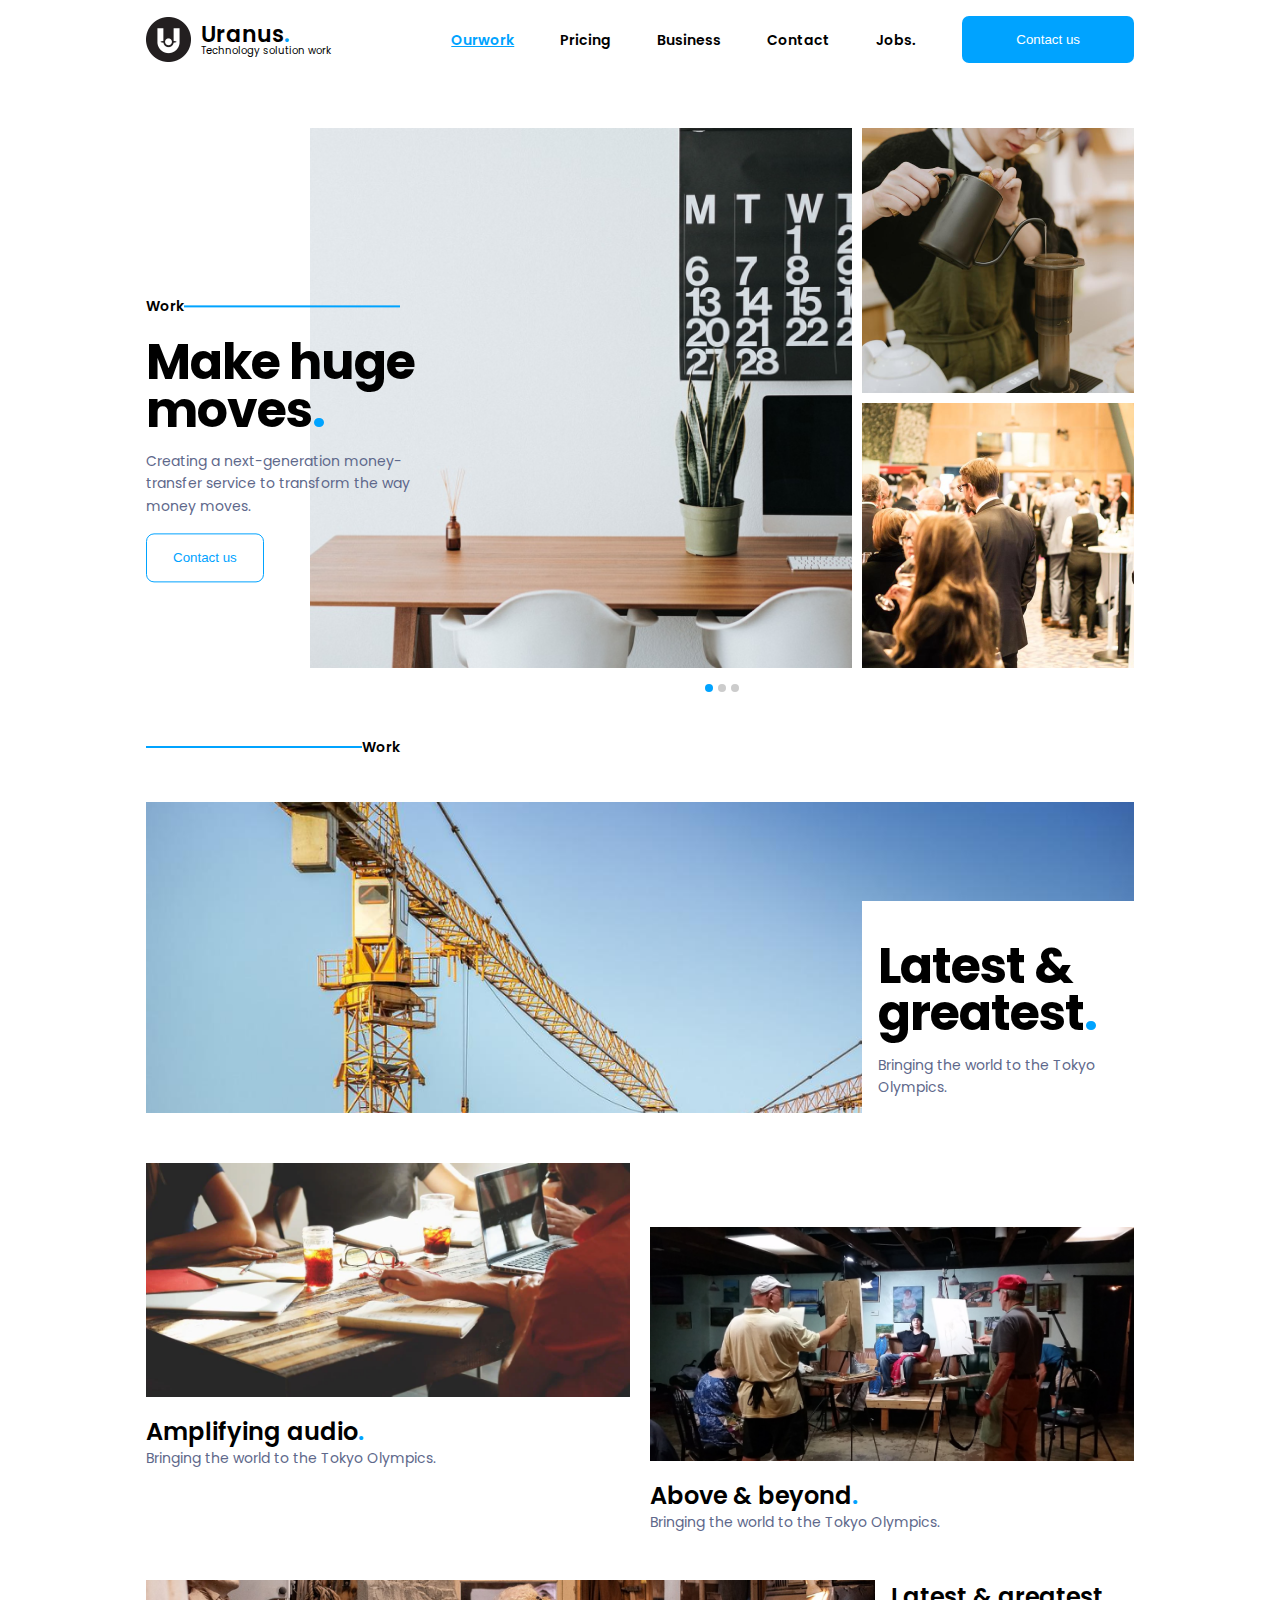
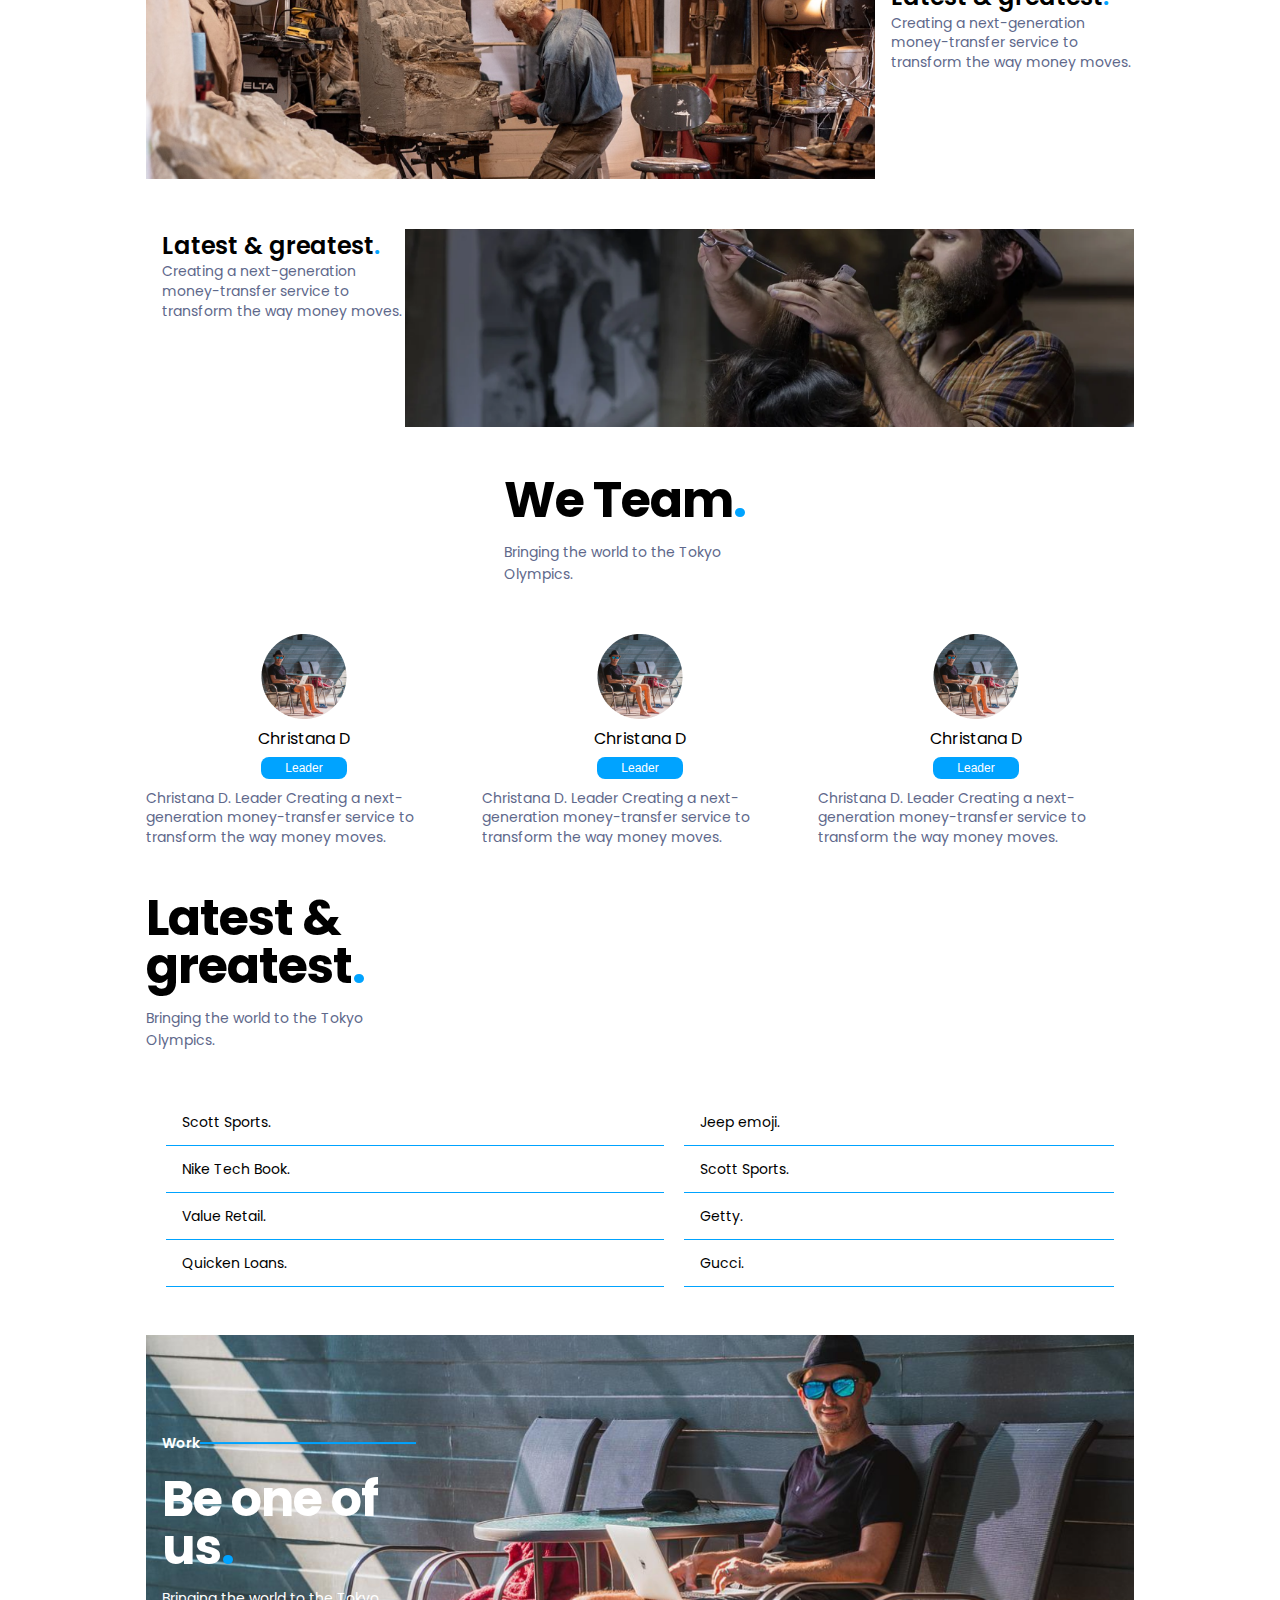
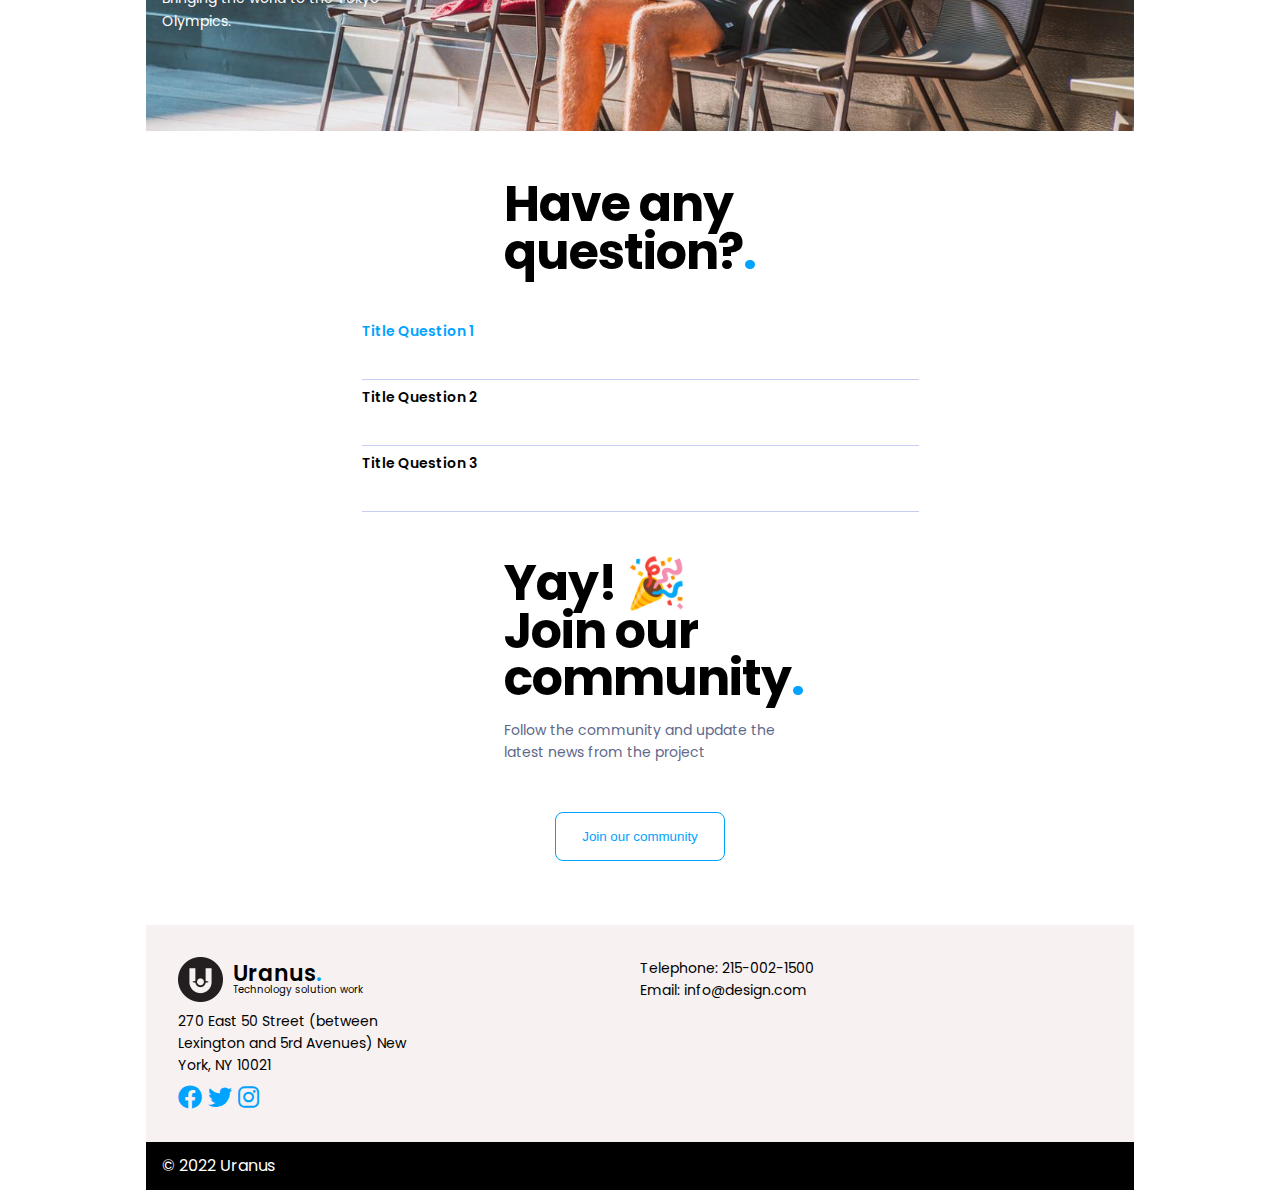
<file: index.html>
<!DOCTYPE html>
<html lang="en">

<head>
  <meta charset="UTF-8">
  <meta http-equiv="X-UA-Compatible" content="IE=edge">
  <meta name="viewport" content="width=device-width, initial-scale=1.0">
  <title>Uranus</title>
  <link rel="preconnect" href="https://fonts.googleapis.com">
  <link rel="preconnect" href="https://fonts.gstatic.com" crossorigin>
  <link href="https://fonts.googleapis.com/css2?family=Poppins:wght@100;300;400;500;600;700&display=swap"
    rel="stylesheet">
  <link rel="stylesheet" href="./assets/fonts/fontawesome-free-6.2.0/css/fontawesome.min.css">
  <link rel="stylesheet" href="./assets/fonts/fontawesome-free-6.2.0/css/brands.min.css">
  <link rel="stylesheet" href="./assets/fonts/fontawesome-free-6.2.0/css/solid.min.css">
  <link rel="stylesheet" href="./assets/css/reset.css">
  <link rel="stylesheet" href="./assets/css/base.css">
  <link rel="stylesheet" href="./assets/css/main.css">
  <link rel="stylesheet" href="./assets/css/responsive.css">

</head>

<body>
  <header class="header grid px-146 m-px-16">
    <div class="logo">
      <div class="logo__icon"></div>
      <div class="logo__info">
        <p class="logo__brand-name">Uranus<span>.</span></p>
        <p class="logo__brand-desc">Technology solution work</p>
      </div>
    </div>
    <nav class="nav">
      <ul class="nav__list">
        <li class="nav__list-item"><a href="#" class="nav__list-item-link">Ourwork</a></li>
        <li class="nav__list-item"><a href="./pages/pricing.html" class="nav__list-item-link">Pricing</a></li>
        <li class="nav__list-item"><a href="#" class="nav__list-item-link">Business</a></li>
        <li class="nav__list-item"><a href="#" class="nav__list-item-link">Contact</a></li>
        <li class="nav__list-item"><a href="#" class="nav__list-item-link">Jobs.</a></li>
      </ul>
      <button class="btn btn--large m-btn--small">Contact&nbsp;us</button>
    </nav>
  </header>
  <div class="container grid px-146 m-px-16">
    <section class="section mt-48">
      <div class="section__header">
        <div class="section__header-content">
          <div class="section__header-img-list">
            <img class="section__header-img-item section__header-img-item--collapse" src="./assets/img/home/img1.png"
              alt="">
            <img class="section__header-img-item" src="./assets/img/home/img2.png" alt="">
            <img class="section__header-img-item" src="./assets/img/home/img3.png" alt="">
          </div>
          <div class="section__header-pagination">
            <div class="section__header-pagination-item section__header-pagination-item--active"></div>
            <div class="section__header-pagination-item"></div>
            <div class="section__header-pagination-item"></div>
          </div>
        </div>
        <div class="section__header-info section__header-info--left">
          <p class="section__line">Work<span class="section__line--separate"></span></p>
          <h2 class="section__heading dot-end">Make huge moves</h2>
          <p class="section__sub-heading mt-16">Creating a next-generation money-transfer service to transform the way
            money
            moves.</p>
          <button class="btn btn--white mt-16 m-center m-btn--blue">Contact us</button>
        </div>
        <p class="section__line mt-48 m-hide"><span class="section__line--separate"></span> Work</p>
      </div>
    </section>
    <section class="section mt-48">
      <div class="section__header">
        <img class="section__header-info-img" src="./assets/img/home/img4.png" alt="">
        <div class="section__header-info section__header-info--right">
          <h2 class="section__heading dot-end">Latest & greatest</h2>
          <p class="section__sub-heading mt-16">Bringing the world to the Tokyo Olympics.</p>
        </div>
      </div>
      <div class="section__container">
        <div class="section__container-info-list">
          <figure class="section__container-info-item">
            <div class="section__container-info-item-img">
              <img src="./assets/img/home/Rectangle 88.png" alt="">
            </div>
            <figcaption class="section__container-info-item-caption">
              <h3 class="section__container-info-item-heading dot-end mt-16">Amplifying audio</h3>
              <p class="section__container-info-item-sub-heading">Bringing the world to the Tokyo Olympics.</p>
            </figcaption>
          </figure>
          <figure class="section__container-info-item mt-64">
            <div class="section__container-info-item-img">
              <img src="./assets/img/home/Rectangle 89.png" alt="">
            </div>
            <figcaption class="section__container-info-item-caption">
              <h3 class="section__container-info-item-heading dot-end mt-16">Above & beyond</h3>
              <p class="section__container-info-item-sub-heading">Bringing the world to the Tokyo Olympics.</p>
            </figcaption>
          </figure>
          <figure class="section__container-info-item section__container-info-item--full-1">
            <div class="section__container-info-item-img">
              <img src="./assets/img/home/Rectangle 90.png" alt="">
            </div>
            <figcaption class="section__container-info-item-caption ml-16">
              <h3 class="section__container-info-item-heading dot-end">Latest & greatest</h3>
              <p class="section__container-info-item-sub-heading">Creating a next-generation money-transfer service to
                transform the way money moves.</p>
            </figcaption>
          </figure>
          <figure class="section__container-info-item section__container-info-item--full-2">
            <figcaption class="section__container-info-item-caption ml-16">
              <h3 class="section__container-info-item-heading dot-end">Latest & greatest</h3>
              <p class="section__container-info-item-sub-heading">Creating a next-generation money-transfer service to
                transform the way money moves.</p>
            </figcaption>
            <div class="section__container-info-item-img">
              <img src="./assets/img/home/Rectangle 91.png" alt="">
            </div>
          </figure>
        </div>
      </div>
    </section>
    <section class="section mt-48">
      <div class="section__header">
        <div class="section__header-info mx-auto">
          <h2 class="section__heading dot-end">We Team</h2>
          <p class="section__sub-heading mt-16">Bringing the world to the Tokyo Olympics.</p>
        </div>
      </div>
      <div class="section__container">
        <div class="section__container-teams">
          <div class="member">
            <div class="member__avatar">
              <img src="./assets/img/home/Ellipse 14.png" alt="">
            </div>
            <p class="member__name">Christana D</p>
            <button class="member__position btn">Leader</button>
            <p class="member__desc">Christana D.
              Leader
              Creating a next-generation money-transfer service to transform the way money moves.</p>
          </div>
          <div class="member">
            <div class="member__avatar">
              <img src="./assets/img/home/Ellipse 14.png" alt="">
            </div>
            <p class="member__name">Christana D</p>
            <button class="member__position btn">Leader</button>
            <p class="member__desc">Christana D.
              Leader
              Creating a next-generation money-transfer service to transform the way money moves.</p>
          </div>
          <div class="member">
            <div class="member__avatar">
              <img src="./assets/img/home/Ellipse 14.png" alt="">
            </div>
            <p class="member__name">Christana D</p>
            <button class="member__position btn">Leader</button>
            <p class="member__desc">Christana D.
              Leader
              Creating a next-generation money-transfer service to transform the way money moves.</p>
          </div>
        </div>
      </div>
    </section>
    <section class="section mt-48">
      <div class="section__header">
        <div class="section__header-info">
          <h2 class="section__heading dot-end">Latest & greatest</h2>
          <p class="section__sub-heading mt-16">Bringing the world to the Tokyo Olympics.</p>
        </div>
      </div>
      <div class="section__container">
        <div class="section__cotainer-table">
          <table class="section__cotainer-table-product">
            <tr>
              <td>Scott Sports.</td>
              <td>Jeep emoji.</td>
            </tr>
            <tr>
              <td>Nike Tech Book.</td>
              <td>Scott Sports.</td>
            </tr>
            <tr>
              <td>Value Retail.</td>
              <td>Getty.</td>
            </tr>
            <tr>
              <td>Quicken Loans.</td>
              <td>Gucci.</td>
            </tr>
          </table>
        </div>
      </div>
    </section>
    <section class="section mt-48">
      <div class="section__header">
        <div class="section__header-info section__header-info--left pl-16">
          <p class="section__line text--white">Work<span class="section__line--separate"></span></p>
          <h2 class="section__heading dot-end text--white">Be one of us</h2>
          <p class="section__sub-heading mt-16 text--white">Bringing the world to the Tokyo Olympics.</p>
        </div>
        <img class="section__header-info-img" src="./assets/img/home/Rectangle 93.png" alt="">
      </div>
    </section>
    <section class="section mt-48">
      <div class="section__header">
        <div class="section__header-info mx-auto">
          <h2 class="section__heading dot-end">Have any question?</h2>
        </div>
      </div>
      <div class="section__container">
        <div class="section__container-form">
          <form action="#" class="form__question">
            <label for="" class="form__question_label">Title Question 1</label>
            <input class="form__question-input" type="text">
            <label for="" class="form__question_label">Title Question 2</label>
            <input class="form__question-input" type="text">
            <label for="" class="form__question_label">Title Question 3</label>
            <input class="form__question-input" type="text">
          </form>
        </div>
      </div>
    </section>
    <section class="section mt-48">
      <div class="section__header">
        <div class="section__header-info mx-auto">
          <h2 class="section__heading dot-end">Yay! 🎉Join our community</h2>
          <p class="section__sub-heading mt-16">Follow the community and update the latest news from the project</p>
        </div>
      </div>
      <div class="section__container">
        <div class="section__container-contact mx-auto">
          <button class="btn btn--white">Join our community</button>
        </div>
      </div>
    </section>
  </div>
  <div class="footer grid px-146 m-px-16">
    <div class="footer__container">
      <div class="footer__brand">
        <div class="logo">
          <div class="logo__icon"></div>
          <div class="logo__info">
            <p class="logo__brand-name">Uranus<span>.</span></p>
            <p class="logo__brand-desc">Technology solution work</p>
          </div>
        </div>
        <p class="footer__company">270 East 50 Street
          (between Lexington and 5rd Avenues)
          New York, NY 10021</p>
        <div class="footer__social-icons">
          <i class="fa-brands fa-facebook"></i>
          <i class="fa-brands fa-twitter"></i>
          <i class="fa-brands fa-instagram"></i>
        </div>
      </div>
      <div class="footer__contact">
        <p>Telephone: 215-002-1500</p>
        <p>Email: info@design.com</p>
      </div>
    </div>
    <div class="footer__copyright">
      <p>© 2022 Uranus</p>
    </div>
  </div>
</body>

</html>
</file>
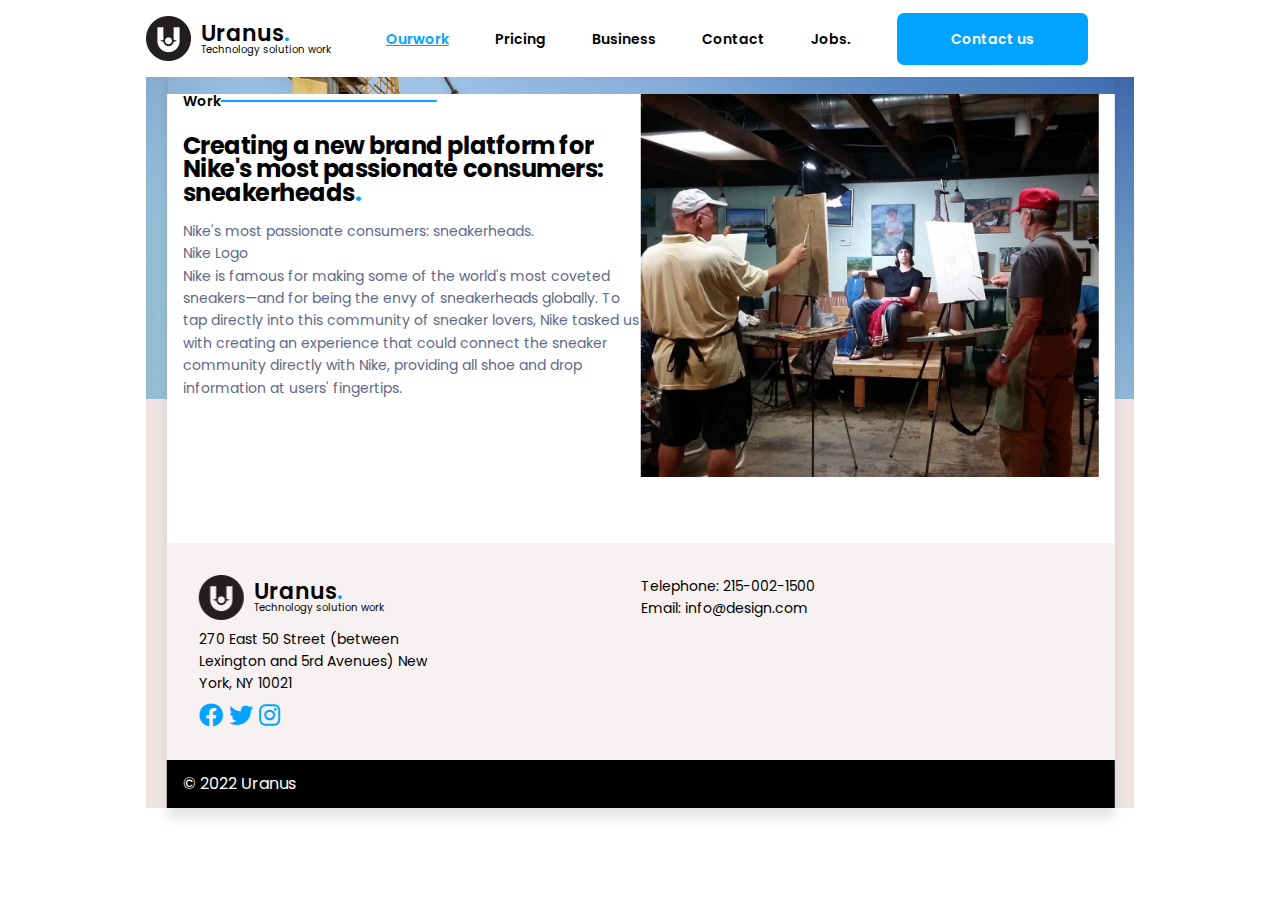
<file: pages/pricing.html>
<!DOCTYPE html>
<html lang="en">

<head>
  <meta charset="UTF-8">
  <meta http-equiv="X-UA-Compatible" content="IE=edge">
  <meta name="viewport" content="width=device-width, initial-scale=1.0">
  <title>Uranus</title>
  <link rel="preconnect" href="https://fonts.googleapis.com">
  <link rel="preconnect" href="https://fonts.gstatic.com" crossorigin>
  <link href="https://fonts.googleapis.com/css2?family=Poppins:wght@100;300;400;500;600;700&display=swap"
    rel="stylesheet">
  <link rel="stylesheet" href="../assets/fonts/fontawesome-free-6.2.0/css/fontawesome.min.css">
  <link rel="stylesheet" href="../assets/fonts/fontawesome-free-6.2.0/css/brands.min.css">
  <link rel="stylesheet" href="../assets/fonts/fontawesome-free-6.2.0/css/solid.min.css">
  <link rel="stylesheet" href="../assets/css/reset.css">
  <link rel="stylesheet" href="../assets/css/base.css">
  <link rel="stylesheet" href="../assets/css/main.css">
  <link rel="stylesheet" href="../assets/css/pricing.css">
  <link rel="stylesheet" href="../assets/css/responsive.css">

</head>

<body>
  <header class="header grid px-146 m-px-16">
    <div class="logo">
      <div class="logo__icon"></div>
      <div class="logo__info">
        <p class="logo__brand-name">Uranus<span>.</span></p>
        <p class="logo__brand-desc">Technology solution work</p>
      </div>
    </div>
    <nav class="nav">
      <ul class="nav__list">
        <li class="nav__list-item"><a href="../index.html" class="nav__list-item-link">Ourwork</a></li>
        <li class="nav__list-item"><a href="#" class="nav__list-item-link">Pricing</a></li>
        <li class="nav__list-item"><a href="../index.html" class="nav__list-item-link">Business</a></li>
        <li class="nav__list-item"><a href="../index.html" class="nav__list-item-link">Contact</a></li>
        <li class="nav__list-item"><a href="../index.html" class="nav__list-item-link">Jobs.</a></li>
        <li class="nav__list-item"><a href="../index.html"
            class="nav__list-item-link btn btn--large text--white">Contact&nbsp;us</a>
        </li>
      </ul>
    </nav>
  </header>
  <div class="container grid px-146 m-px-16">
    <div class="overlay">
      <div class="panel grid">
        <div class="panel__container">
          <section class="section">
            <div class="section__pricing-header">
              <div class="section__pricing-header-info">
                <p class="section__line">Work<span class="section__line--separate"></span></p>
                <h2 class="section__heading section__heading--small dot-end">Creating a new brand platform for Nike's
                  most
                  passionate consumers:
                  sneakerheads</h2>
                <p class="section__sub-heading mt-16"> Nike's most passionate consumers: sneakerheads. </br>
                  Nike Logo</br>
                  Nike is famous for making some of the world's most coveted sneakers—and for being the envy of
                  sneakerheads
                  globally. To tap directly into this community of sneaker lovers, Nike tasked us with creating an
                  experience
                  that could connect the sneaker community directly with Nike, providing all shoe and drop information
                  at
                  users' fingertips.</p>
              </div>
              <div class="section__pricing-header-img">
                <img src="../assets/img/home/Rectangle 94.png" alt="">
              </div>
            </div>
          </section>
        </div>
        <div class="panel__footer footer">
          <div class="footer__container">
            <div class="footer__brand">
              <div class="logo">
                <div class="logo__icon"></div>
                <div class="logo__info">
                  <p class="logo__brand-name">Uranus<span>.</span></p>
                  <p class="logo__brand-desc">Technology solution work</p>
                </div>
              </div>
              <p class="footer__company">270 East 50 Street
                (between Lexington and 5rd Avenues)
                New York, NY 10021</p>
              <div class="footer__social-icons">
                <i class="fa-brands fa-facebook"></i>
                <i class="fa-brands fa-twitter"></i>
                <i class="fa-brands fa-instagram"></i>
              </div>
            </div>
            <div class="footer__contact">
              <p>Telephone: 215-002-1500</p>
              <p>Email: info@design.com</p>
            </div>
          </div>
          <div class="footer__copyright">
            <p>© 2022 Uranus</p>
          </div>
        </div>
      </div>
    </div>
  </div>
</body>

</html>
</file>
<file: assets/css/base.css>
:root {
  --primary-color: #000;
  --secondary-color: #00A3FF;
  --text-white-color: #fff;
}

* {
  box-sizing: inherit;
}

html {
  box-sizing: border-box;
  font-size: 62.5%;
  font-family: 'Poppins', sans-serif;
  line-height: 1.4;
  /* font-family: 'Bahnschrift', sans-serif; */
}

.grid {
  width: 1440px;
  max-width: 100%;
  margin-left: auto;
  margin-right: auto;
}

.px-146 {
  padding-left: 146px !important;
  padding-right: 146px !important;
}

.pl-16 {
  padding-left: 16px !important;
}

.btn {
  background-color: var(--secondary-color);
  padding: 4px 24px;
  color: var(--text-white-color);
  border-radius: 8px;
  border: none;
}

.btn--large {
  padding: 16px 54px;
  border-radius: 7px;
}

.btn--white {
  background-color: #fff;
  border: 1px solid var(--secondary-color);
  color: var(--secondary-color);
  padding: 16px 26px;
}

.text--white {
  color: var(--text-white-color) !important;
}

.mx-auto {
  margin-left: auto !important;
  margin-right: auto !important;
}

.mt-16 {
  margin-top: 16px !important;
}

.mt-32 {
  margin-top: 32px !important;
}

.mt-48 {
  margin-top: 48px !important;
}

.mt-64 {
  margin-top: 64px !important;
}

.mt-128 {
  margin-top: 128px !important;
}

.ml-16 {
  margin-left: 16px !important;
}

.dot-end::after {
  content: ".";
  /* display: inline-block; */
  color: var(--secondary-color);
}
</file>
<file: assets/css/main.css>
.header {
  position: fixed;
  top: 0;
  left: 50%;
  transform: translateX(-50%);
  display: flex;
  justify-content: space-between;
  padding: 16px;
  z-index: 9999;
  background-color: #fff;
}

.logo {
  display: flex;
  gap: 10px;
  align-items: center;
}

.logo .logo__icon {
  width: 45px;
  height: 45px;
  background: url('../img/logo2x.png') center center / contain no-repeat;
}

.logo .logo__info {
  display: flex;
  flex-flow: column;
}

.logo .logo__brand-name {
  font-size: 2.2rem;
  font-weight: 600;
}

.logo .logo__brand-name > span {
  color: var(--secondary-color);
}

.nav {
  display: flex;
  justify-content: center;
}

.nav .nav__list {
  height: 100%;
  display: flex;
  gap: 46px;
  align-items: center;
  font-size: 1.4rem;
  font-weight: 600;
  margin-right: 46px;
}

.nav .nav__list-item:first-child .nav__list-item-link {
  color: var(--secondary-color);
}

.nav .nav__list-item:not(:first-child) .nav__list-item-link {
  text-decoration: none;
  color: var(--primary-color)
}

.container {
  margin-top: 128px;
  position: relative;
}

.section {

}

.section__header {
  position: relative;
}

.section .section__header-info {
  width: 272px;
}

.section .section__header-info--left {
  position: absolute;
  left: 0;
  top: 50%;
  transform: translateY(-50%);
} 

.section .section__header-info--right {
  position: absolute;
  right: 0;
  bottom: 0;
  background-color: #fff;
  padding: 16px;
}  

.section .section__header-info-img {
  width: 100%;
} 

.section .section__heading {
  font-size: 4.9rem;
  font-weight: 700;
  line-height: 97.5%;
  letter-spacing: -0.02em;
  color: var(--primary-color);
  margin-top: 26px;
}

.section .section__heading--small {
  font-size: 2.4rem;
}

/* 
.section .section__heading::after {
  content: ".";
  display: inline-block;
  color: var(--secondary-color);
} */

.section .section__sub-heading {
  color: #5E688B;
  font-size: 1.4rem;
  line-height: 1.6;
}

.section .section__line {
  font-size: 1.4rem;
  font-weight: 600;
  display: flex;
  align-items: center;
}

.section .section__line--separate {
  border-top: 2px solid var(--secondary-color);
  width: 216px;
  display: inline-block;
}

.section .section__header-content {
  padding-left: 164px;
  /* margin-bottom: 101px; */
}

.section .section__header-img-list {
  display: grid;
  grid-template-columns: auto auto;
  column-gap: 10px;
  row-gap: 10px;
}

.section .section__header-img-item {
  display: block;
  width: 100%;
  height: 100%;
}

.section .section__header-img-item--collapse {
  grid-row: 1 / span 2;
  object-fit: cover;
}

.section .section__header-pagination {
  margin-top: 16px;
  display: flex;
  gap: 5px;
  justify-content: center;
}

.section .section__header-pagination-item {
  width: 8px;
  height: 8px;
  border-radius: 50%;
  background-color: #ccc;
}

.section .section__header-pagination-item--active {
  background-color: var(--secondary-color);
}

.section .section__container {
  margin-top: 48px;
}

.section .section__container-info-list {
  display: grid;
  grid-template-columns: auto auto;
  row-gap: 48px;
  column-gap: 20px;
}

.section .section__container-info-item {
  position: relative;
}

.section .section__container-info-item--full-1 {
  grid-area: 2 / 1 / span 1 / span 2;
  display: flex;
}

.section .section__container-info-item--full-2 {
  grid-area: 3 / 1 / span 1 / span 2;
  display: flex;
}

.section .section__container-info-item-img {
  /* width: 100%; */
  display: block;
  flex: 3;
}

.section .section__container-info-item-img > img {
  width: 100%;
}

.section .section__container-info-item-caption {
  min-width: 146px;
  flex: 1;
}

.section .section__container-info-item-heading {
  font-size: 2.4rem;
  font-weight: 600;
  line-height: 1.4;
}

.section .section__container-info-item-sub-heading {
  font-size: 1.4rem;
  color: #5E688B;
  line-height: 1.4;
}

.section .section__container-teams {
  display: grid;
  grid-template-columns: repeat(auto-fill, minmax(300px, 1fr));
  justify-content: center;
  row-gap: 20px;
  column-gap: 20px;
}

.section .member {
  display: flex;
  flex-flow: column;
  align-items: center;
  gap: 10px;
}

.section .member__avatar {

}

.section .member__name {
  font-size: 1.6rem;
}

.section .member__position {
  font-size: 1.2rem;
}

.section .member__desc {
  font-size: 1.4rem;
  line-height: 1.4;
  color: #5E688B;
}

.section .section__cotainer-table-product {
  width: 100%;
  font-size: 1.4rem;
  color: var(--primary-color);
  border-spacing: 20px 0;
  border-collapse: separate;
}

.section__cotainer-table-product tr,
.section__cotainer-table-product td {
  /* border-top: 1px  solid var(--secondary-color); */
  border-bottom: 1px  solid var(--secondary-color);
  padding: 16px;
}

.section .form__question {
  display: flex;
  flex-flow: column;
  width: 557px;
  max-width: 100%;
  margin: 0 auto;
  font-size: 1.4rem;
  gap: 10px;
}

.section .form__question_label {
  font-weight: 600;
}

.section .form__question_label:first-child {
  color: var(--secondary-color);
}

.section .form__question-input {
  border: none;
  border-bottom: 1px solid #C5CFF3;
  padding: 8px;
}

.section .form__question-input:focus-visible {
  outline: auto 1px var(--secondary-color);
}

.section .section__container-contact {
  display: flex;
  justify-content: center;
}

.footer {
  margin-top: 64px;
}

.footer .footer__container {
  display: flex;
  padding: 32px;
  background-color: #f7f1f1;
}

.footer .footer__brand {
  flex: 1;
}

.footer .footer__contact {
  flex: 1;
  font-size: 1.4rem;
  line-height: 1.6;
}
 
.footer .footer__copyright {
  font-size: 1.6rem;
  background-color: var(--primary-color);
  color: var(--text-white-color);
  padding: 16px;
}

.footer .footer__company {
  font-size: 1.4rem;
  line-height: 1.6;
  padding: 8px 0;
  width: 235px;
  max-width: 100%;
}

.footer .footer__social-icons {
  font-size: 2.4rem;
  color: var(--secondary-color);
}

/* .m-px-32 {
  padding-left: 32px !important;
  padding-right: 32px !important;
} */
</file>
<file: assets/css/responsive.css>
@media (max-width: 1024px) {
  .m-px-16 {
    padding-left: 16px !important;
    padding-right: 16px !important;
  }

  .m-px-32 {
    padding-left: 32px !important;
    padding-right: 32px !important;
  }

  .nav .nav__list { 
    gap: 16px;
    margin-right: 16px;
  }

  .m-btn--small {
    padding: 4px 24px;
  }

  .container {
    margin-top: 64px;
  }

  .section .section__heading {
    font-size: 2.4rem;
    margin-top: 16px;
  }

  .section .section__container-teams {
    grid-template-columns: repeat(auto-fill, minmax(230px, 1fr));
  }

  .section .section__header-content {
    padding-left: 64px;
  }
}

@media (max-width: 764px) {
  .m-btn--small {
    background-color: #fff;
    border: 1px solid #00A3FF;
    color: #00A3FF;
    padding: 16px 26px;
  }

  .m-btn--blue {
    background-color: #00A3FF;
    color: #fff;
  }

  .m-center {
    align-self: center;
  }

  .m-hide {
    display: none !important;
  }

  .nav .nav__list {
    display: none;
  }

  .footer .footer__container {
    flex-flow: column;
    align-items: center;
    gap: 10px;
  }

  .section .section__header-info {
    position: relative;
    margin: 16px auto;
    transform: none; 
    width: 100%;
    display: flex;
    flex-flow: column;
    padding: 0;
  }

  .section .section__heading {
    font-size: 2.8rem;
    margin-top: 16px;
  }

  .section .section__header-content {
    padding-left: 0;
  }
}
</file>
<file: assets/css/pricing.css>
/* PRICING */

.container {
  margin-top: 64px;
  background-color: #f0e3e3;
  background-clip: content-box;
}

.overlay {
  position: relative;
  background: url('../img/home/img4.png') center top / 100% 45% no-repeat;
  background-origin: content-box;
}

.panel {
  position: relative;
  padding-top: 30px;
  left: 50%;
  width: 96%;
  transform: translateX(-52%);
  background-color: #fff;
  background-clip: content-box; 
  box-shadow: rgb(0 0 0 / 10%) 0px 11px 10px;
}

.panel .panel__container {
  padding: 0 16px;
}

.panel .section__pricing-header {
  display: flex;
}

.panel .section__pricing-header-info {
  flex: 1;
}

.panel .section__pricing-header-img {
  flex: 1;
}

.panel .section__pricing-header-img > img {
  width: 100%;
}
</file>
<file: assets/fonts/fontawesome-free-6.2.0/css/brands.min.css>
/*!
 * Font Awesome Free 6.2.0 by @fontawesome - https://fontawesome.com
 * License - https://fontawesome.com/license/free (Icons: CC BY 4.0, Fonts: SIL OFL 1.1, Code: MIT License)
 * Copyright 2022 Fonticons, Inc.
 */
:host,:root{--fa-style-family-brands:"Font Awesome 6 Brands";--fa-font-brands:normal 400 1em/1 "Font Awesome 6 Brands"}@font-face{font-family:"Font Awesome 6 Brands";font-style:normal;font-weight:400;font-display:block;src:url(../webfonts/fa-brands-400.woff2) format("woff2"),url(../webfonts/fa-brands-400.ttf) format("truetype")}.fa-brands,.fab{font-weight:400}.fa-monero:before{content:"\f3d0"}.fa-hooli:before{content:"\f427"}.fa-yelp:before{content:"\f1e9"}.fa-cc-visa:before{content:"\f1f0"}.fa-lastfm:before{content:"\f202"}.fa-shopware:before{content:"\f5b5"}.fa-creative-commons-nc:before{content:"\f4e8"}.fa-aws:before{content:"\f375"}.fa-redhat:before{content:"\f7bc"}.fa-yoast:before{content:"\f2b1"}.fa-cloudflare:before{content:"\e07d"}.fa-ups:before{content:"\f7e0"}.fa-wpexplorer:before{content:"\f2de"}.fa-dyalog:before{content:"\f399"}.fa-bity:before{content:"\f37a"}.fa-stackpath:before{content:"\f842"}.fa-buysellads:before{content:"\f20d"}.fa-first-order:before{content:"\f2b0"}.fa-modx:before{content:"\f285"}.fa-guilded:before{content:"\e07e"}.fa-vnv:before{content:"\f40b"}.fa-js-square:before,.fa-square-js:before{content:"\f3b9"}.fa-microsoft:before{content:"\f3ca"}.fa-qq:before{content:"\f1d6"}.fa-orcid:before{content:"\f8d2"}.fa-java:before{content:"\f4e4"}.fa-invision:before{content:"\f7b0"}.fa-creative-commons-pd-alt:before{content:"\f4ed"}.fa-centercode:before{content:"\f380"}.fa-glide-g:before{content:"\f2a6"}.fa-drupal:before{content:"\f1a9"}.fa-hire-a-helper:before{content:"\f3b0"}.fa-creative-commons-by:before{content:"\f4e7"}.fa-unity:before{content:"\e049"}.fa-whmcs:before{content:"\f40d"}.fa-rocketchat:before{content:"\f3e8"}.fa-vk:before{content:"\f189"}.fa-untappd:before{content:"\f405"}.fa-mailchimp:before{content:"\f59e"}.fa-css3-alt:before{content:"\f38b"}.fa-reddit-square:before,.fa-square-reddit:before{content:"\f1a2"}.fa-vimeo-v:before{content:"\f27d"}.fa-contao:before{content:"\f26d"}.fa-square-font-awesome:before{content:"\e5ad"}.fa-deskpro:before{content:"\f38f"}.fa-sistrix:before{content:"\f3ee"}.fa-instagram-square:before,.fa-square-instagram:before{content:"\e055"}.fa-battle-net:before{content:"\f835"}.fa-the-red-yeti:before{content:"\f69d"}.fa-hacker-news-square:before,.fa-square-hacker-news:before{content:"\f3af"}.fa-edge:before{content:"\f282"}.fa-napster:before{content:"\f3d2"}.fa-snapchat-square:before,.fa-square-snapchat:before{content:"\f2ad"}.fa-google-plus-g:before{content:"\f0d5"}.fa-artstation:before{content:"\f77a"}.fa-markdown:before{content:"\f60f"}.fa-sourcetree:before{content:"\f7d3"}.fa-google-plus:before{content:"\f2b3"}.fa-diaspora:before{content:"\f791"}.fa-foursquare:before{content:"\f180"}.fa-stack-overflow:before{content:"\f16c"}.fa-github-alt:before{content:"\f113"}.fa-phoenix-squadron:before{content:"\f511"}.fa-pagelines:before{content:"\f18c"}.fa-algolia:before{content:"\f36c"}.fa-red-river:before{content:"\f3e3"}.fa-creative-commons-sa:before{content:"\f4ef"}.fa-safari:before{content:"\f267"}.fa-google:before{content:"\f1a0"}.fa-font-awesome-alt:before,.fa-square-font-awesome-stroke:before{content:"\f35c"}.fa-atlassian:before{content:"\f77b"}.fa-linkedin-in:before{content:"\f0e1"}.fa-digital-ocean:before{content:"\f391"}.fa-nimblr:before{content:"\f5a8"}.fa-chromecast:before{content:"\f838"}.fa-evernote:before{content:"\f839"}.fa-hacker-news:before{content:"\f1d4"}.fa-creative-commons-sampling:before{content:"\f4f0"}.fa-adversal:before{content:"\f36a"}.fa-creative-commons:before{content:"\f25e"}.fa-watchman-monitoring:before{content:"\e087"}.fa-fonticons:before{content:"\f280"}.fa-weixin:before{content:"\f1d7"}.fa-shirtsinbulk:before{content:"\f214"}.fa-codepen:before{content:"\f1cb"}.fa-git-alt:before{content:"\f841"}.fa-lyft:before{content:"\f3c3"}.fa-rev:before{content:"\f5b2"}.fa-windows:before{content:"\f17a"}.fa-wizards-of-the-coast:before{content:"\f730"}.fa-square-viadeo:before,.fa-viadeo-square:before{content:"\f2aa"}.fa-meetup:before{content:"\f2e0"}.fa-centos:before{content:"\f789"}.fa-adn:before{content:"\f170"}.fa-cloudsmith:before{content:"\f384"}.fa-pied-piper-alt:before{content:"\f1a8"}.fa-dribbble-square:before,.fa-square-dribbble:before{content:"\f397"}.fa-codiepie:before{content:"\f284"}.fa-node:before{content:"\f419"}.fa-mix:before{content:"\f3cb"}.fa-steam:before{content:"\f1b6"}.fa-cc-apple-pay:before{content:"\f416"}.fa-scribd:before{content:"\f28a"}.fa-openid:before{content:"\f19b"}.fa-instalod:before{content:"\e081"}.fa-expeditedssl:before{content:"\f23e"}.fa-sellcast:before{content:"\f2da"}.fa-square-twitter:before,.fa-twitter-square:before{content:"\f081"}.fa-r-project:before{content:"\f4f7"}.fa-delicious:before{content:"\f1a5"}.fa-freebsd:before{content:"\f3a4"}.fa-vuejs:before{content:"\f41f"}.fa-accusoft:before{content:"\f369"}.fa-ioxhost:before{content:"\f208"}.fa-fonticons-fi:before{content:"\f3a2"}.fa-app-store:before{content:"\f36f"}.fa-cc-mastercard:before{content:"\f1f1"}.fa-itunes-note:before{content:"\f3b5"}.fa-golang:before{content:"\e40f"}.fa-kickstarter:before{content:"\f3bb"}.fa-grav:before{content:"\f2d6"}.fa-weibo:before{content:"\f18a"}.fa-uncharted:before{content:"\e084"}.fa-firstdraft:before{content:"\f3a1"}.fa-square-youtube:before,.fa-youtube-square:before{content:"\f431"}.fa-wikipedia-w:before{content:"\f266"}.fa-rendact:before,.fa-wpressr:before{content:"\f3e4"}.fa-angellist:before{content:"\f209"}.fa-galactic-republic:before{content:"\f50c"}.fa-nfc-directional:before{content:"\e530"}.fa-skype:before{content:"\f17e"}.fa-joget:before{content:"\f3b7"}.fa-fedora:before{content:"\f798"}.fa-stripe-s:before{content:"\f42a"}.fa-meta:before{content:"\e49b"}.fa-laravel:before{content:"\f3bd"}.fa-hotjar:before{content:"\f3b1"}.fa-bluetooth-b:before{content:"\f294"}.fa-sticker-mule:before{content:"\f3f7"}.fa-creative-commons-zero:before{content:"\f4f3"}.fa-hips:before{content:"\f452"}.fa-behance:before{content:"\f1b4"}.fa-reddit:before{content:"\f1a1"}.fa-discord:before{content:"\f392"}.fa-chrome:before{content:"\f268"}.fa-app-store-ios:before{content:"\f370"}.fa-cc-discover:before{content:"\f1f2"}.fa-wpbeginner:before{content:"\f297"}.fa-confluence:before{content:"\f78d"}.fa-mdb:before{content:"\f8ca"}.fa-dochub:before{content:"\f394"}.fa-accessible-icon:before{content:"\f368"}.fa-ebay:before{content:"\f4f4"}.fa-amazon:before{content:"\f270"}.fa-unsplash:before{content:"\e07c"}.fa-yarn:before{content:"\f7e3"}.fa-square-steam:before,.fa-steam-square:before{content:"\f1b7"}.fa-500px:before{content:"\f26e"}.fa-square-vimeo:before,.fa-vimeo-square:before{content:"\f194"}.fa-asymmetrik:before{content:"\f372"}.fa-font-awesome-flag:before,.fa-font-awesome-logo-full:before,.fa-font-awesome:before{content:"\f2b4"}.fa-gratipay:before{content:"\f184"}.fa-apple:before{content:"\f179"}.fa-hive:before{content:"\e07f"}.fa-gitkraken:before{content:"\f3a6"}.fa-keybase:before{content:"\f4f5"}.fa-apple-pay:before{content:"\f415"}.fa-padlet:before{content:"\e4a0"}.fa-amazon-pay:before{content:"\f42c"}.fa-github-square:before,.fa-square-github:before{content:"\f092"}.fa-stumbleupon:before{content:"\f1a4"}.fa-fedex:before{content:"\f797"}.fa-phoenix-framework:before{content:"\f3dc"}.fa-shopify:before{content:"\e057"}.fa-neos:before{content:"\f612"}.fa-hackerrank:before{content:"\f5f7"}.fa-researchgate:before{content:"\f4f8"}.fa-swift:before{content:"\f8e1"}.fa-angular:before{content:"\f420"}.fa-speakap:before{content:"\f3f3"}.fa-angrycreative:before{content:"\f36e"}.fa-y-combinator:before{content:"\f23b"}.fa-empire:before{content:"\f1d1"}.fa-envira:before{content:"\f299"}.fa-gitlab-square:before,.fa-square-gitlab:before{content:"\e5ae"}.fa-studiovinari:before{content:"\f3f8"}.fa-pied-piper:before{content:"\f2ae"}.fa-wordpress:before{content:"\f19a"}.fa-product-hunt:before{content:"\f288"}.fa-firefox:before{content:"\f269"}.fa-linode:before{content:"\f2b8"}.fa-goodreads:before{content:"\f3a8"}.fa-odnoklassniki-square:before,.fa-square-odnoklassniki:before{content:"\f264"}.fa-jsfiddle:before{content:"\f1cc"}.fa-sith:before{content:"\f512"}.fa-themeisle:before{content:"\f2b2"}.fa-page4:before{content:"\f3d7"}.fa-hashnode:before{content:"\e499"}.fa-react:before{content:"\f41b"}.fa-cc-paypal:before{content:"\f1f4"}.fa-squarespace:before{content:"\f5be"}.fa-cc-stripe:before{content:"\f1f5"}.fa-creative-commons-share:before{content:"\f4f2"}.fa-bitcoin:before{content:"\f379"}.fa-keycdn:before{content:"\f3ba"}.fa-opera:before{content:"\f26a"}.fa-itch-io:before{content:"\f83a"}.fa-umbraco:before{content:"\f8e8"}.fa-galactic-senate:before{content:"\f50d"}.fa-ubuntu:before{content:"\f7df"}.fa-draft2digital:before{content:"\f396"}.fa-stripe:before{content:"\f429"}.fa-houzz:before{content:"\f27c"}.fa-gg:before{content:"\f260"}.fa-dhl:before{content:"\f790"}.fa-pinterest-square:before,.fa-square-pinterest:before{content:"\f0d3"}.fa-xing:before{content:"\f168"}.fa-blackberry:before{content:"\f37b"}.fa-creative-commons-pd:before{content:"\f4ec"}.fa-playstation:before{content:"\f3df"}.fa-quinscape:before{content:"\f459"}.fa-less:before{content:"\f41d"}.fa-blogger-b:before{content:"\f37d"}.fa-opencart:before{content:"\f23d"}.fa-vine:before{content:"\f1ca"}.fa-paypal:before{content:"\f1ed"}.fa-gitlab:before{content:"\f296"}.fa-typo3:before{content:"\f42b"}.fa-reddit-alien:before{content:"\f281"}.fa-yahoo:before{content:"\f19e"}.fa-dailymotion:before{content:"\e052"}.fa-affiliatetheme:before{content:"\f36b"}.fa-pied-piper-pp:before{content:"\f1a7"}.fa-bootstrap:before{content:"\f836"}.fa-odnoklassniki:before{content:"\f263"}.fa-nfc-symbol:before{content:"\e531"}.fa-ethereum:before{content:"\f42e"}.fa-speaker-deck:before{content:"\f83c"}.fa-creative-commons-nc-eu:before{content:"\f4e9"}.fa-patreon:before{content:"\f3d9"}.fa-avianex:before{content:"\f374"}.fa-ello:before{content:"\f5f1"}.fa-gofore:before{content:"\f3a7"}.fa-bimobject:before{content:"\f378"}.fa-facebook-f:before{content:"\f39e"}.fa-google-plus-square:before,.fa-square-google-plus:before{content:"\f0d4"}.fa-mandalorian:before{content:"\f50f"}.fa-first-order-alt:before{content:"\f50a"}.fa-osi:before{content:"\f41a"}.fa-google-wallet:before{content:"\f1ee"}.fa-d-and-d-beyond:before{content:"\f6ca"}.fa-periscope:before{content:"\f3da"}.fa-fulcrum:before{content:"\f50b"}.fa-cloudscale:before{content:"\f383"}.fa-forumbee:before{content:"\f211"}.fa-mizuni:before{content:"\f3cc"}.fa-schlix:before{content:"\f3ea"}.fa-square-xing:before,.fa-xing-square:before{content:"\f169"}.fa-bandcamp:before{content:"\f2d5"}.fa-wpforms:before{content:"\f298"}.fa-cloudversify:before{content:"\f385"}.fa-usps:before{content:"\f7e1"}.fa-megaport:before{content:"\f5a3"}.fa-magento:before{content:"\f3c4"}.fa-spotify:before{content:"\f1bc"}.fa-optin-monster:before{content:"\f23c"}.fa-fly:before{content:"\f417"}.fa-aviato:before{content:"\f421"}.fa-itunes:before{content:"\f3b4"}.fa-cuttlefish:before{content:"\f38c"}.fa-blogger:before{content:"\f37c"}.fa-flickr:before{content:"\f16e"}.fa-viber:before{content:"\f409"}.fa-soundcloud:before{content:"\f1be"}.fa-digg:before{content:"\f1a6"}.fa-tencent-weibo:before{content:"\f1d5"}.fa-symfony:before{content:"\f83d"}.fa-maxcdn:before{content:"\f136"}.fa-etsy:before{content:"\f2d7"}.fa-facebook-messenger:before{content:"\f39f"}.fa-audible:before{content:"\f373"}.fa-think-peaks:before{content:"\f731"}.fa-bilibili:before{content:"\e3d9"}.fa-erlang:before{content:"\f39d"}.fa-cotton-bureau:before{content:"\f89e"}.fa-dashcube:before{content:"\f210"}.fa-42-group:before,.fa-innosoft:before{content:"\e080"}.fa-stack-exchange:before{content:"\f18d"}.fa-elementor:before{content:"\f430"}.fa-pied-piper-square:before,.fa-square-pied-piper:before{content:"\e01e"}.fa-creative-commons-nd:before{content:"\f4eb"}.fa-palfed:before{content:"\f3d8"}.fa-superpowers:before{content:"\f2dd"}.fa-resolving:before{content:"\f3e7"}.fa-xbox:before{content:"\f412"}.fa-searchengin:before{content:"\f3eb"}.fa-tiktok:before{content:"\e07b"}.fa-facebook-square:before,.fa-square-facebook:before{content:"\f082"}.fa-renren:before{content:"\f18b"}.fa-linux:before{content:"\f17c"}.fa-glide:before{content:"\f2a5"}.fa-linkedin:before{content:"\f08c"}.fa-hubspot:before{content:"\f3b2"}.fa-deploydog:before{content:"\f38e"}.fa-twitch:before{content:"\f1e8"}.fa-ravelry:before{content:"\f2d9"}.fa-mixer:before{content:"\e056"}.fa-lastfm-square:before,.fa-square-lastfm:before{content:"\f203"}.fa-vimeo:before{content:"\f40a"}.fa-mendeley:before{content:"\f7b3"}.fa-uniregistry:before{content:"\f404"}.fa-figma:before{content:"\f799"}.fa-creative-commons-remix:before{content:"\f4ee"}.fa-cc-amazon-pay:before{content:"\f42d"}.fa-dropbox:before{content:"\f16b"}.fa-instagram:before{content:"\f16d"}.fa-cmplid:before{content:"\e360"}.fa-facebook:before{content:"\f09a"}.fa-gripfire:before{content:"\f3ac"}.fa-jedi-order:before{content:"\f50e"}.fa-uikit:before{content:"\f403"}.fa-fort-awesome-alt:before{content:"\f3a3"}.fa-phabricator:before{content:"\f3db"}.fa-ussunnah:before{content:"\f407"}.fa-earlybirds:before{content:"\f39a"}.fa-trade-federation:before{content:"\f513"}.fa-autoprefixer:before{content:"\f41c"}.fa-whatsapp:before{content:"\f232"}.fa-slideshare:before{content:"\f1e7"}.fa-google-play:before{content:"\f3ab"}.fa-viadeo:before{content:"\f2a9"}.fa-line:before{content:"\f3c0"}.fa-google-drive:before{content:"\f3aa"}.fa-servicestack:before{content:"\f3ec"}.fa-simplybuilt:before{content:"\f215"}.fa-bitbucket:before{content:"\f171"}.fa-imdb:before{content:"\f2d8"}.fa-deezer:before{content:"\e077"}.fa-raspberry-pi:before{content:"\f7bb"}.fa-jira:before{content:"\f7b1"}.fa-docker:before{content:"\f395"}.fa-screenpal:before{content:"\e570"}.fa-bluetooth:before{content:"\f293"}.fa-gitter:before{content:"\f426"}.fa-d-and-d:before{content:"\f38d"}.fa-microblog:before{content:"\e01a"}.fa-cc-diners-club:before{content:"\f24c"}.fa-gg-circle:before{content:"\f261"}.fa-pied-piper-hat:before{content:"\f4e5"}.fa-kickstarter-k:before{content:"\f3bc"}.fa-yandex:before{content:"\f413"}.fa-readme:before{content:"\f4d5"}.fa-html5:before{content:"\f13b"}.fa-sellsy:before{content:"\f213"}.fa-sass:before{content:"\f41e"}.fa-wirsindhandwerk:before,.fa-wsh:before{content:"\e2d0"}.fa-buromobelexperte:before{content:"\f37f"}.fa-salesforce:before{content:"\f83b"}.fa-octopus-deploy:before{content:"\e082"}.fa-medapps:before{content:"\f3c6"}.fa-ns8:before{content:"\f3d5"}.fa-pinterest-p:before{content:"\f231"}.fa-apper:before{content:"\f371"}.fa-fort-awesome:before{content:"\f286"}.fa-waze:before{content:"\f83f"}.fa-cc-jcb:before{content:"\f24b"}.fa-snapchat-ghost:before,.fa-snapchat:before{content:"\f2ab"}.fa-fantasy-flight-games:before{content:"\f6dc"}.fa-rust:before{content:"\e07a"}.fa-wix:before{content:"\f5cf"}.fa-behance-square:before,.fa-square-behance:before{content:"\f1b5"}.fa-supple:before{content:"\f3f9"}.fa-rebel:before{content:"\f1d0"}.fa-css3:before{content:"\f13c"}.fa-staylinked:before{content:"\f3f5"}.fa-kaggle:before{content:"\f5fa"}.fa-space-awesome:before{content:"\e5ac"}.fa-deviantart:before{content:"\f1bd"}.fa-cpanel:before{content:"\f388"}.fa-goodreads-g:before{content:"\f3a9"}.fa-git-square:before,.fa-square-git:before{content:"\f1d2"}.fa-square-tumblr:before,.fa-tumblr-square:before{content:"\f174"}.fa-trello:before{content:"\f181"}.fa-creative-commons-nc-jp:before{content:"\f4ea"}.fa-get-pocket:before{content:"\f265"}.fa-perbyte:before{content:"\e083"}.fa-grunt:before{content:"\f3ad"}.fa-weebly:before{content:"\f5cc"}.fa-connectdevelop:before{content:"\f20e"}.fa-leanpub:before{content:"\f212"}.fa-black-tie:before{content:"\f27e"}.fa-themeco:before{content:"\f5c6"}.fa-python:before{content:"\f3e2"}.fa-android:before{content:"\f17b"}.fa-bots:before{content:"\e340"}.fa-free-code-camp:before{content:"\f2c5"}.fa-hornbill:before{content:"\f592"}.fa-js:before{content:"\f3b8"}.fa-ideal:before{content:"\e013"}.fa-git:before{content:"\f1d3"}.fa-dev:before{content:"\f6cc"}.fa-sketch:before{content:"\f7c6"}.fa-yandex-international:before{content:"\f414"}.fa-cc-amex:before{content:"\f1f3"}.fa-uber:before{content:"\f402"}.fa-github:before{content:"\f09b"}.fa-php:before{content:"\f457"}.fa-alipay:before{content:"\f642"}.fa-youtube:before{content:"\f167"}.fa-skyatlas:before{content:"\f216"}.fa-firefox-browser:before{content:"\e007"}.fa-replyd:before{content:"\f3e6"}.fa-suse:before{content:"\f7d6"}.fa-jenkins:before{content:"\f3b6"}.fa-twitter:before{content:"\f099"}.fa-rockrms:before{content:"\f3e9"}.fa-pinterest:before{content:"\f0d2"}.fa-buffer:before{content:"\f837"}.fa-npm:before{content:"\f3d4"}.fa-yammer:before{content:"\f840"}.fa-btc:before{content:"\f15a"}.fa-dribbble:before{content:"\f17d"}.fa-stumbleupon-circle:before{content:"\f1a3"}.fa-internet-explorer:before{content:"\f26b"}.fa-telegram-plane:before,.fa-telegram:before{content:"\f2c6"}.fa-old-republic:before{content:"\f510"}.fa-square-whatsapp:before,.fa-whatsapp-square:before{content:"\f40c"}.fa-node-js:before{content:"\f3d3"}.fa-edge-legacy:before{content:"\e078"}.fa-slack-hash:before,.fa-slack:before{content:"\f198"}.fa-medrt:before{content:"\f3c8"}.fa-usb:before{content:"\f287"}.fa-tumblr:before{content:"\f173"}.fa-vaadin:before{content:"\f408"}.fa-quora:before{content:"\f2c4"}.fa-reacteurope:before{content:"\f75d"}.fa-medium-m:before,.fa-medium:before{content:"\f23a"}.fa-amilia:before{content:"\f36d"}.fa-mixcloud:before{content:"\f289"}.fa-flipboard:before{content:"\f44d"}.fa-viacoin:before{content:"\f237"}.fa-critical-role:before{content:"\f6c9"}.fa-sitrox:before{content:"\e44a"}.fa-discourse:before{content:"\f393"}.fa-joomla:before{content:"\f1aa"}.fa-mastodon:before{content:"\f4f6"}.fa-airbnb:before{content:"\f834"}.fa-wolf-pack-battalion:before{content:"\f514"}.fa-buy-n-large:before{content:"\f8a6"}.fa-gulp:before{content:"\f3ae"}.fa-creative-commons-sampling-plus:before{content:"\f4f1"}.fa-strava:before{content:"\f428"}.fa-ember:before{content:"\f423"}.fa-canadian-maple-leaf:before{content:"\f785"}.fa-teamspeak:before{content:"\f4f9"}.fa-pushed:before{content:"\f3e1"}.fa-wordpress-simple:before{content:"\f411"}.fa-nutritionix:before{content:"\f3d6"}.fa-wodu:before{content:"\e088"}.fa-google-pay:before{content:"\e079"}.fa-intercom:before{content:"\f7af"}.fa-zhihu:before{content:"\f63f"}.fa-korvue:before{content:"\f42f"}.fa-pix:before{content:"\e43a"}.fa-steam-symbol:before{content:"\f3f6"}
</file>
<file: assets/fonts/fontawesome-free-6.2.0/css/solid.min.css>
/*!
 * Font Awesome Free 6.2.0 by @fontawesome - https://fontawesome.com
 * License - https://fontawesome.com/license/free (Icons: CC BY 4.0, Fonts: SIL OFL 1.1, Code: MIT License)
 * Copyright 2022 Fonticons, Inc.
 */
:host,:root{--fa-style-family-classic:"Font Awesome 6 Free";--fa-font-solid:normal 900 1em/1 "Font Awesome 6 Free"}@font-face{font-family:"Font Awesome 6 Free";font-style:normal;font-weight:900;font-display:block;src:url(../webfonts/fa-solid-900.woff2) format("woff2"),url(../webfonts/fa-solid-900.ttf) format("truetype")}.fa-solid,.fas{font-weight:900}
</file>
